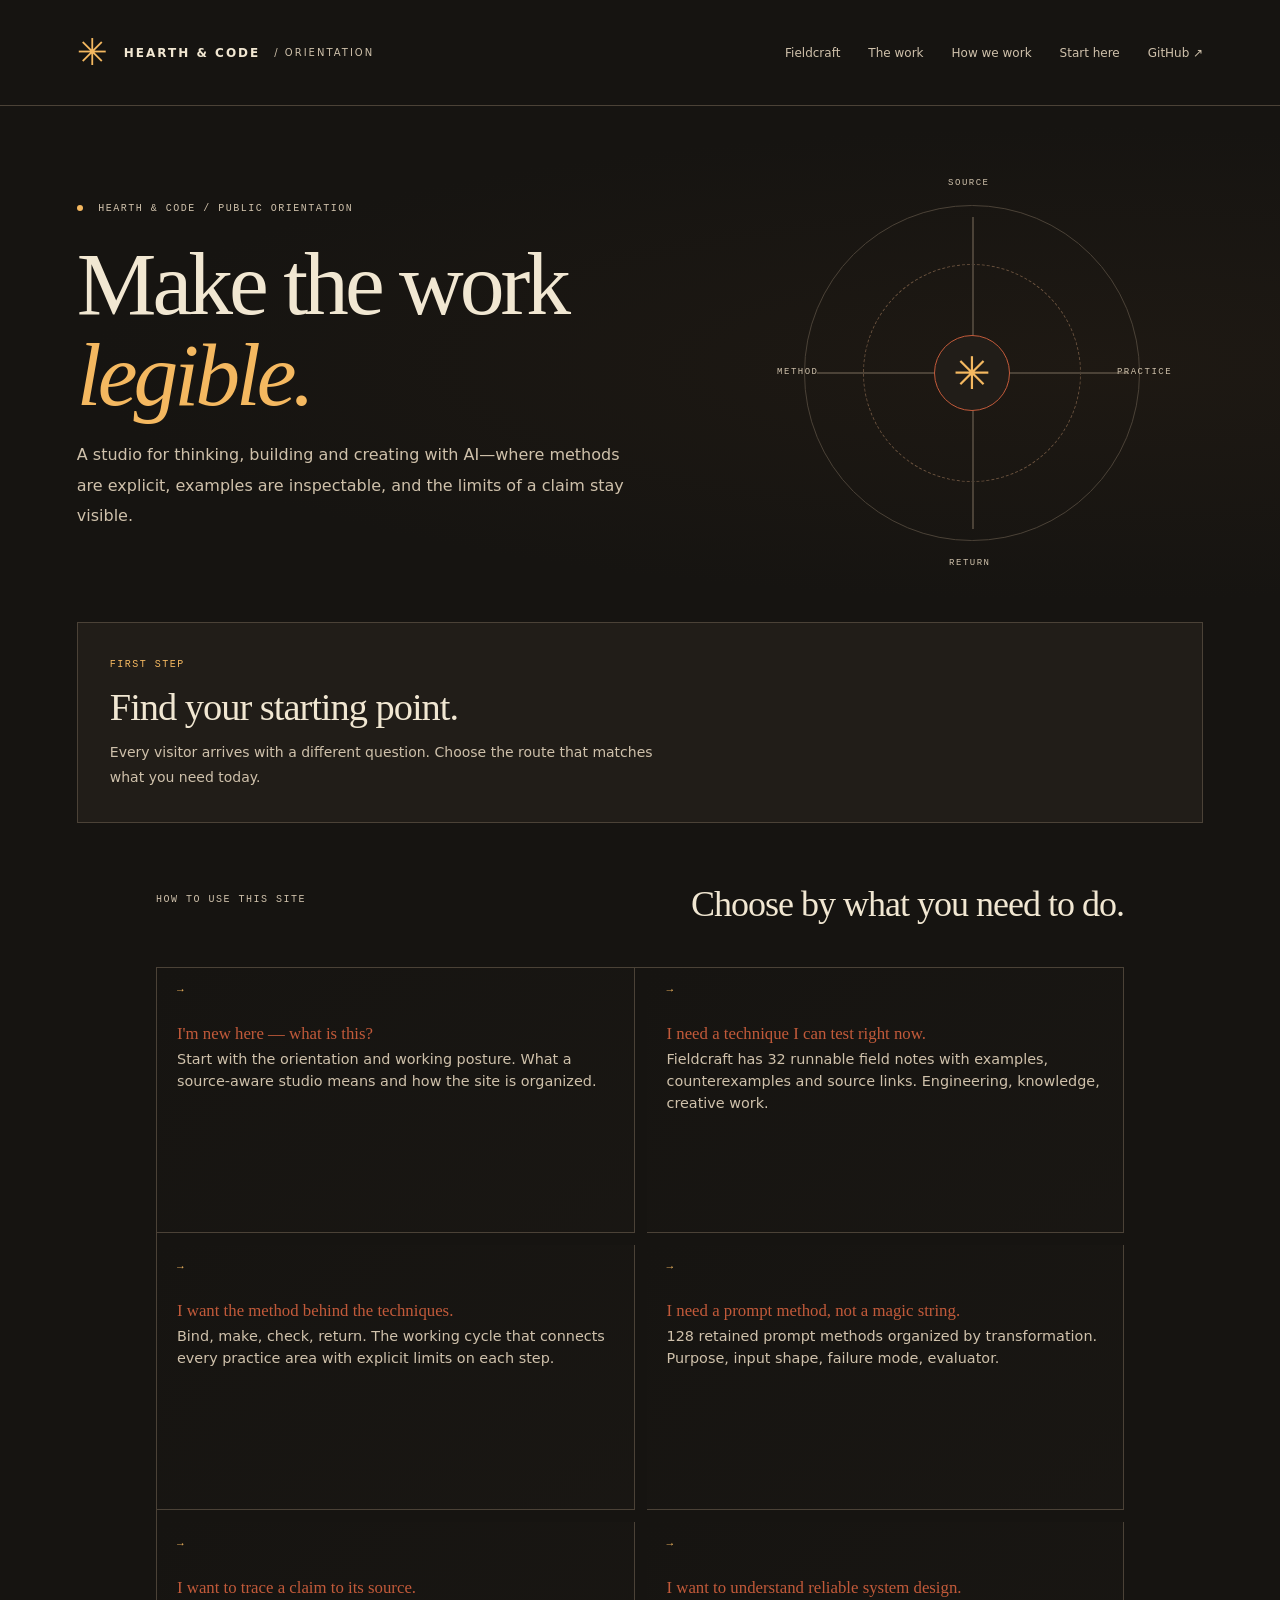
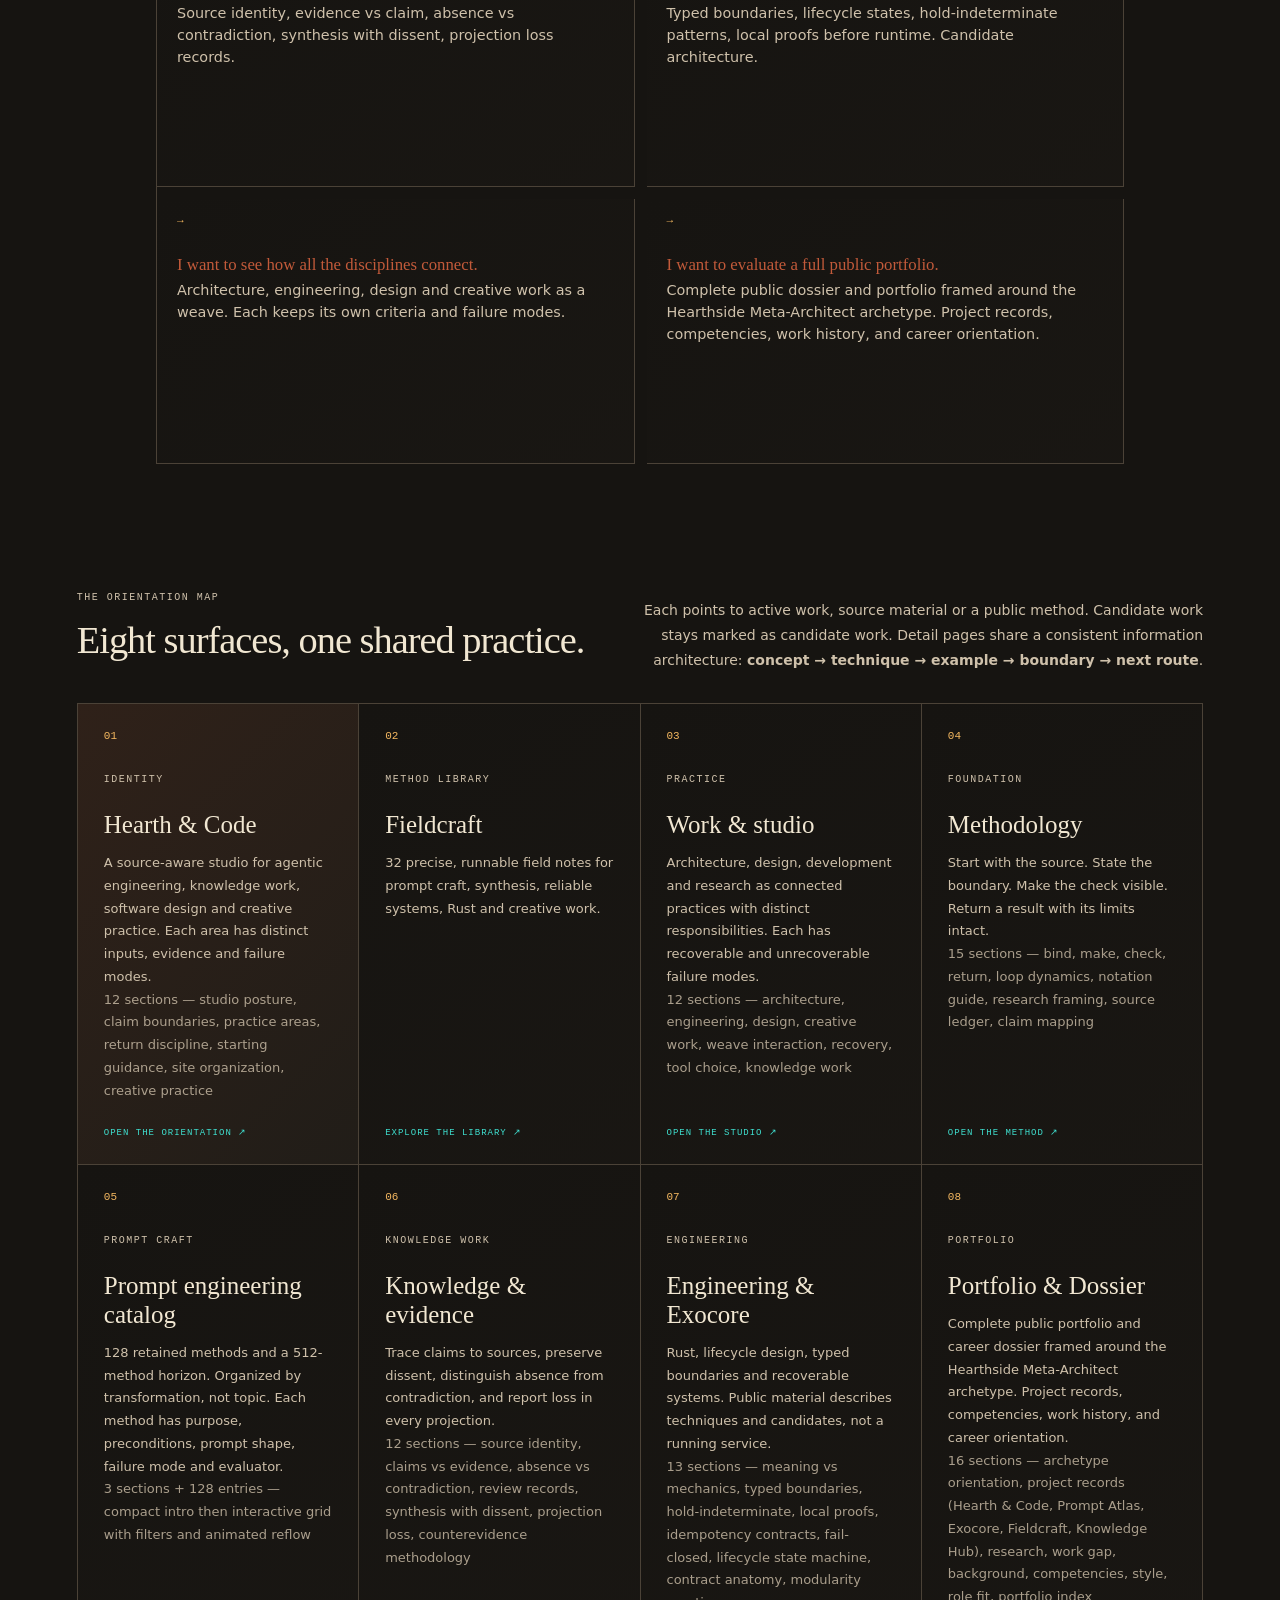
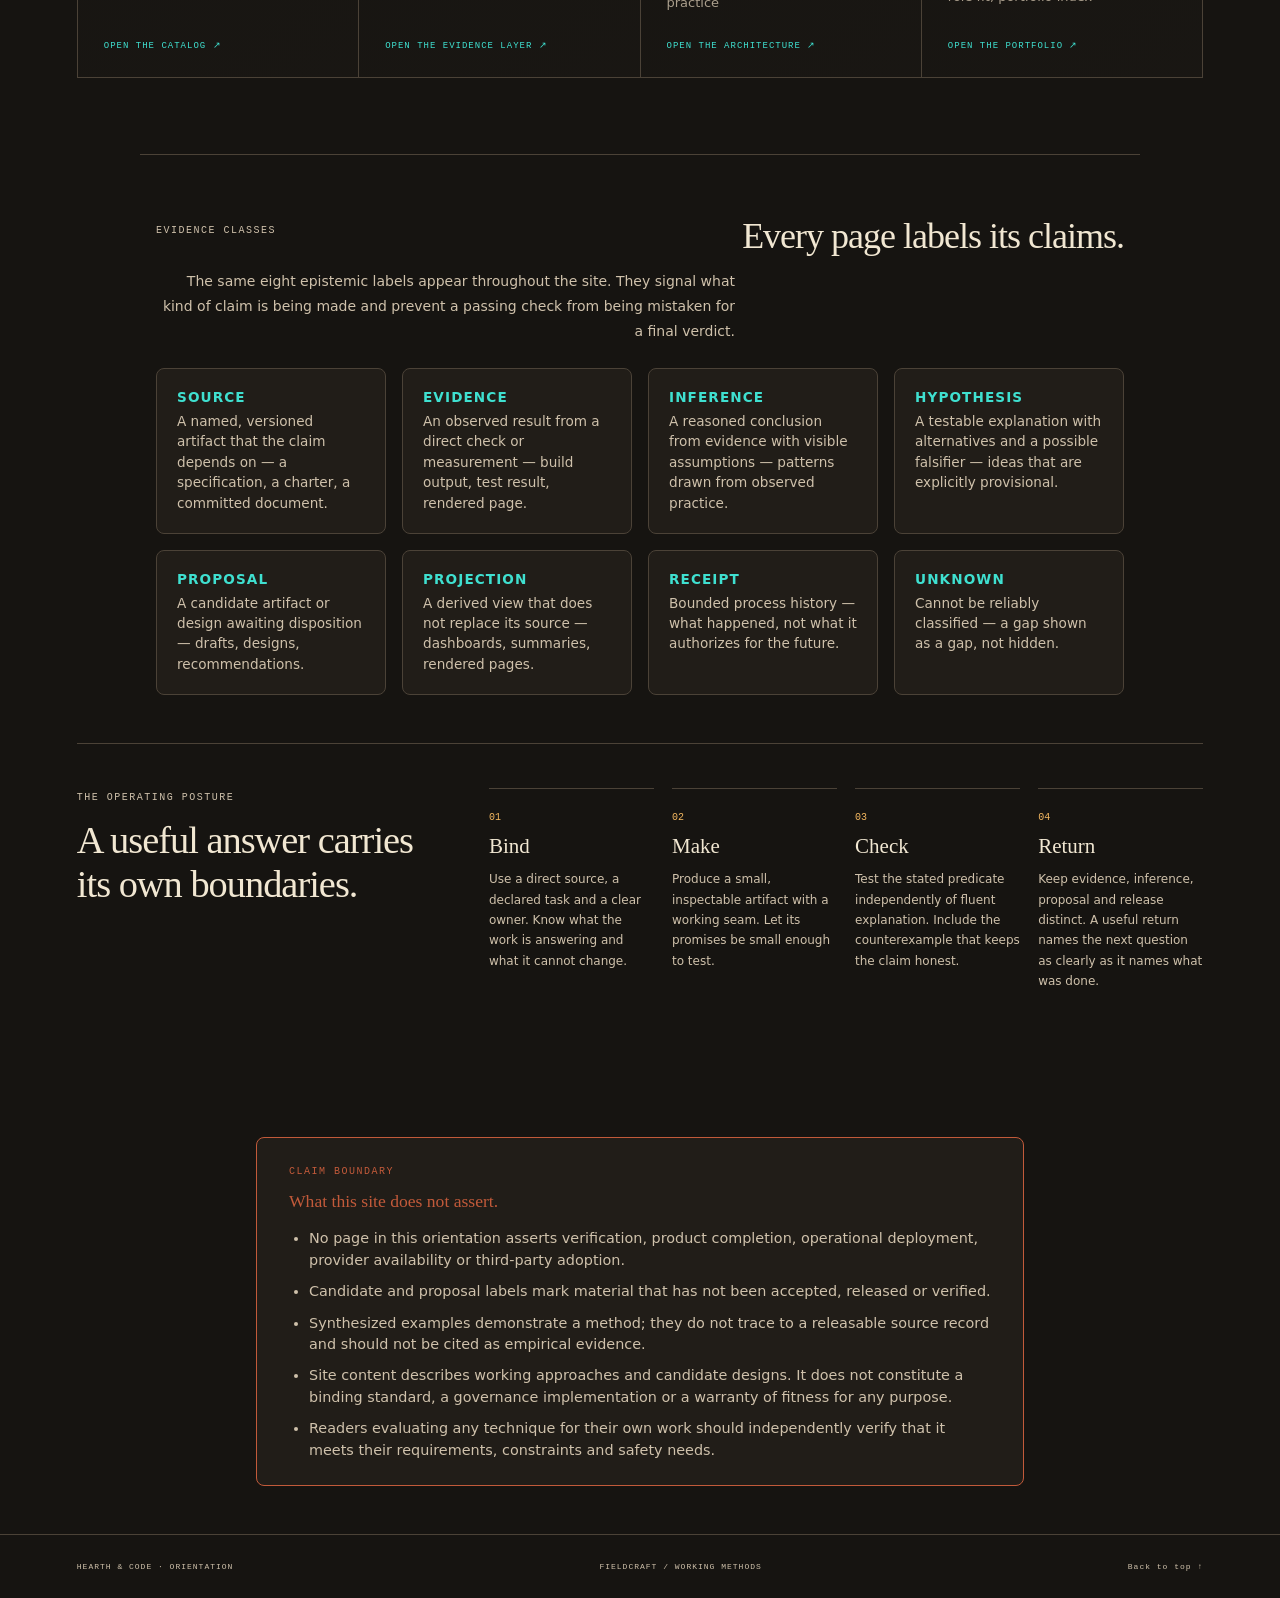
<file: web/root.html>
<!doctype html>
<html lang="en"><head><meta charset="utf-8"><meta name="viewport" content="width=device-width,initial-scale=1"><title>Hearth & Code · Orientation</title><meta name="description" content="Hearth & Code is a source-aware studio for practical work with AI: field notes, methods, engineering, evidence and carefully bounded operations."><link rel="stylesheet" href="style.css"><link rel="stylesheet" href="dashboard-extras.css"></head>
<body class="dashboard-page"><a class="skip" href="#main">Skip to content</a>
<header><a class="brand" href="./"><span class="mark">✳</span> HEARTH &amp; CODE <span class="brand-sub">/ ORIENTATION</span></a><nav aria-label="Main"><a href="fieldcraft.html">Fieldcraft</a><a href="#map">The work</a><a href="#practice">How we work</a><a href="#route">Start here</a><a href="https://github.com/hearthandcode/hearthandcode.github.io">GitHub ↗</a></nav></header>
<main id="main">
<section class="dashboard-intro"><div><p class="eyebrow"><span class="dot"></span> HEARTH &amp; CODE / PUBLIC ORIENTATION</p><h1>Make the work<br><em>legible.</em></h1><p class="dashboard-deck">A studio for thinking, building and creating with AI—where methods are explicit, examples are inspectable, and the limits of a claim stay visible.</p></div><div class="orientation-mark" aria-hidden="true"><div class="mark-ring ring-one"></div><div class="mark-ring ring-two"></div><div class="mark-axis axis-x"></div><div class="mark-axis axis-y"></div><div class="mark-core">✳</div><span class="orientation-label north">SOURCE</span><span class="orientation-label east">PRACTICE</span><span class="orientation-label south">RETURN</span><span class="orientation-label west">METHOD</span></div></section>

<section class="dashboard-start" aria-labelledby="start-heading"><div><p class="eyebrow">FIRST STEP</p><h2 id="start-heading">Find your starting point.</h2><p>Every visitor arrives with a different question. Choose the route that matches what you need today.</p></div></section>

<section id="route" class="dashboard-routes" aria-labelledby="route-heading">
<div class="section-head"><p class="eyebrow">HOW TO USE THIS SITE</p><h2 id="route-heading">Choose by what you need to do.</h2></div>
<div class="dashboard-grid">
<a class="orientation-card" href="hearth-code.html"><span class="card-number">→</span><h3>I'm new here — what is this?</h3><p>Start with the orientation and working posture. What a source-aware studio means and how the site is organized.</p></a>
<a class="orientation-card" href="fieldcraft.html"><span class="card-number">→</span><h3>I need a technique I can test right now.</h3><p>Fieldcraft has 32 runnable field notes with examples, counterexamples and source links. Engineering, knowledge, creative work.</p></a>
<a class="orientation-card" href="methodology.html"><span class="card-number">→</span><h3>I want the method behind the techniques.</h3><p>Bind, make, check, return. The working cycle that connects every practice area with explicit limits on each step.</p></a>
<a class="orientation-card" href="prompt-catalog.html"><span class="card-number">→</span><h3>I need a prompt method, not a magic string.</h3><p>128 retained prompt methods organized by transformation. Purpose, input shape, failure mode, evaluator.</p></a>
<a class="orientation-card" href="knowledge-evidence.html"><span class="card-number">→</span><h3>I want to trace a claim to its source.</h3><p>Source identity, evidence vs claim, absence vs contradiction, synthesis with dissent, projection loss records.</p></a>
<a class="orientation-card" href="engineering-exocore.html"><span class="card-number">→</span><h3>I want to understand reliable system design.</h3><p>Typed boundaries, lifecycle states, hold-indeterminate patterns, local proofs before runtime. Candidate architecture.</p></a>
<a class="orientation-card" href="work-studio.html"><span class="card-number">→</span><h3>I want to see how all the disciplines connect.</h3><p>Architecture, engineering, design and creative work as a weave. Each keeps its own criteria and failure modes.</p></a>
<a class="orientation-card" href="employment-operations.html"><span class="card-number">→</span><h3>I want to evaluate a full public portfolio.</h3><p>Complete public dossier and portfolio framed around the Hearthside Meta-Architect archetype. Project records, competencies, work history, and career orientation.</p></a>
</div>
</section>

<section id="map" class="dashboard-map" aria-labelledby="map-heading"><div class="section-head"><div><p class="eyebrow">THE ORIENTATION MAP</p><h2 id="map-heading">Eight surfaces, one shared practice.</h2></div><p class="map-note">Each points to active work, source material or a public method. Candidate work stays marked as candidate work. Detail pages share a consistent information architecture: <strong>concept → technique → example → boundary → next route</strong>.</p></div>
<div class="dashboard-grid">
<a class="orientation-card featured-card" href="hearth-code.html"><span class="card-number">01</span><p class="eyebrow">IDENTITY</p><h3>Hearth &amp; Code</h3><p>A source-aware studio for agentic engineering, knowledge work, software design and creative practice. Each area has distinct inputs, evidence and failure modes.</p><p class="card-detail">12 sections — studio posture, claim boundaries, practice areas, return discipline, starting guidance, site organization, creative practice</p><span class="card-link">OPEN THE ORIENTATION ↗</span></a>
<a class="orientation-card" href="fieldcraft.html"><span class="card-number">02</span><p class="eyebrow">METHOD LIBRARY</p><h3>Fieldcraft</h3><p>32 precise, runnable field notes for prompt craft, synthesis, reliable systems, Rust and creative work.</p><span class="card-link">EXPLORE THE LIBRARY ↗</span></a>
<a class="orientation-card" href="work-studio.html"><span class="card-number">03</span><p class="eyebrow">PRACTICE</p><h3>Work &amp; studio</h3><p>Architecture, design, development and research as connected practices with distinct responsibilities. Each has recoverable and unrecoverable failure modes.</p><p class="card-detail">12 sections — architecture, engineering, design, creative work, weave interaction, recovery, tool choice, knowledge work</p><span class="card-link">OPEN THE STUDIO ↗</span></a>
<a class="orientation-card" href="methodology.html"><span class="card-number">04</span><p class="eyebrow">FOUNDATION</p><h3>Methodology</h3><p>Start with the source. State the boundary. Make the check visible. Return a result with its limits intact.</p><p class="card-detail">15 sections — bind, make, check, return, loop dynamics, notation guide, research framing, source ledger, claim mapping</p><span class="card-link">OPEN THE METHOD ↗</span></a>
<a class="orientation-card" href="prompt-catalog.html"><span class="card-number">05</span><p class="eyebrow">PROMPT CRAFT</p><h3>Prompt engineering catalog</h3><p>128 retained methods and a 512-method horizon. Organized by transformation, not topic. Each method has purpose, preconditions, prompt shape, failure mode and evaluator.</p><p class="card-detail">3 sections + 128 entries — compact intro then interactive grid with filters and animated reflow</p><span class="card-link">OPEN THE CATALOG ↗</span></a>
<a class="orientation-card" href="knowledge-evidence.html"><span class="card-number">06</span><p class="eyebrow">KNOWLEDGE WORK</p><h3>Knowledge &amp; evidence</h3><p>Trace claims to sources, preserve dissent, distinguish absence from contradiction, and report loss in every projection.</p><p class="card-detail">12 sections — source identity, claims vs evidence, absence vs contradiction, review records, synthesis with dissent, projection loss, counterevidence methodology</p><span class="card-link">OPEN THE EVIDENCE LAYER ↗</span></a>
<a class="orientation-card" href="engineering-exocore.html"><span class="card-number">07</span><p class="eyebrow">ENGINEERING</p><h3>Engineering &amp; Exocore</h3><p>Rust, lifecycle design, typed boundaries and recoverable systems. Public material describes techniques and candidates, not a running service.</p><p class="card-detail">13 sections — meaning vs mechanics, typed boundaries, hold-indeterminate, local proofs, idempotency contracts, fail-closed, lifecycle state machine, contract anatomy, modularity practice</p><span class="card-link">OPEN THE ARCHITECTURE ↗</span></a>
<a class="orientation-card" href="employment-operations.html"><span class="card-number">08</span><p class="eyebrow">PORTFOLIO</p><h3>Portfolio &amp; Dossier</h3><p>Complete public portfolio and career dossier framed around the Hearthside Meta-Architect archetype. Project records, competencies, work history, and career orientation.</p><p class="card-detail">16 sections — archetype orientation, project records (Hearth & Code, Prompt Atlas, Exocore, Fieldcraft, Knowledge Hub), research, work gap, background, competencies, style, role fit, portfolio index</p><span class="card-link">OPEN THE PORTFOLIO ↗</span></a>
</div>
</section>

<section id="evidence-class" class="dashboard-evidence" aria-labelledby="evidence-heading">
<div class="section-head"><p class="eyebrow">EVIDENCE CLASSES</p><h2 id="evidence-heading">Every page labels its claims.</h2></div>
<p class="map-note">The same eight epistemic labels appear throughout the site. They signal what kind of claim is being made and prevent a passing check from being mistaken for a final verdict.</p>
<div class="evidence-class-grid">
<div class="evidence-class-card"><h3>SOURCE</h3><p>A named, versioned artifact that the claim depends on — a specification, a charter, a committed document.</p></div>
<div class="evidence-class-card"><h3>EVIDENCE</h3><p>An observed result from a direct check or measurement — build output, test result, rendered page.</p></div>
<div class="evidence-class-card"><h3>INFERENCE</h3><p>A reasoned conclusion from evidence with visible assumptions — patterns drawn from observed practice.</p></div>
<div class="evidence-class-card"><h3>HYPOTHESIS</h3><p>A testable explanation with alternatives and a possible falsifier — ideas that are explicitly provisional.</p></div>
<div class="evidence-class-card"><h3>PROPOSAL</h3><p>A candidate artifact or design awaiting disposition — drafts, designs, recommendations.</p></div>
<div class="evidence-class-card"><h3>PROJECTION</h3><p>A derived view that does not replace its source — dashboards, summaries, rendered pages.</p></div>
<div class="evidence-class-card"><h3>RECEIPT</h3><p>Bounded process history — what happened, not what it authorizes for the future.</p></div>
<div class="evidence-class-card"><h3>UNKNOWN</h3><p>Cannot be reliably classified — a gap shown as a gap, not hidden.</p></div>
</div>
</section>

<section id="practice" class="dashboard-practice" aria-labelledby="practice-heading"><div><p class="eyebrow">THE OPERATING POSTURE</p><h2 id="practice-heading">A useful answer carries its own boundaries.</h2></div>
<ol class="practice-steps"><li><span>01</span><strong>Bind</strong><p>Use a direct source, a declared task and a clear owner. Know what the work is answering and what it cannot change.</p></li><li><span>02</span><strong>Make</strong><p>Produce a small, inspectable artifact with a working seam. Let its promises be small enough to test.</p></li><li><span>03</span><strong>Check</strong><p>Test the stated predicate independently of fluent explanation. Include the counterexample that keeps the claim honest.</p></li><li><span>04</span><strong>Return</strong><p>Keep evidence, inference, proposal and release distinct. A useful return names the next question as clearly as it names what was done.</p></li></ol></section>

<section class="dashboard-limit" aria-labelledby="limit-heading">
<div class="limit-panel"><p class="eyebrow">CLAIM BOUNDARY</p><h2 id="limit-heading">What this site does not assert.</h2>
<ul><li>No page in this orientation asserts verification, product completion, operational deployment, provider availability or third-party adoption.</li>
<li>Candidate and proposal labels mark material that has not been accepted, released or verified.</li>
<li>Synthesized examples demonstrate a method; they do not trace to a releasable source record and should not be cited as empirical evidence.</li>
<li>Site content describes working approaches and candidate designs. It does not constitute a binding standard, a governance implementation or a warranty of fitness for any purpose.</li>
<li>Readers evaluating any technique for their own work should independently verify that it meets their requirements, constraints and safety needs.</li></ul></div>
</section>
</main>
<footer><span>HEARTH &amp; CODE · ORIENTATION</span><span>FIELDCRAFT / WORKING METHODS</span><a href="#main">Back to top ↑</a></footer></body></html>
</file>
<file: web/style.css>
:root{color-scheme:dark;--bg:#161411;--panel:#211d18;--ink:#f1e7d2;--text:#cfc1ab;--rule:#4b4237;--copper:#C25A3A;--gold:#F4B860;--violet:#b994ed;--cyan:#3FE0D0;font-family:system-ui,sans-serif;color:var(--ink);background:var(--bg);font-size:16px}*{box-sizing:border-box}html{scroll-behavior:smooth;scroll-padding-top:30px}body{margin:0}a{color:inherit;text-decoration:none}button,input,textarea{font:inherit}a,button{touch-action:manipulation}button{cursor:pointer}a:focus-visible,button:focus-visible,input:focus-visible,textarea:focus-visible{outline:2px solid var(--cyan);outline-offset:5px}header,main,footer{max-width:1440px;margin:auto}header{min-height:106px;display:flex;align-items:center;justify-content:space-between;padding:24px 6%;border-bottom:1px solid var(--rule);gap:25px}.brand{font-size:12px;font-weight:650;letter-spacing:2px;display:flex;align-items:center;gap:14px;white-space:nowrap}.mark{color:var(--gold);font-size:37px;font-weight:400}.brand-sub{font-weight:400;color:var(--text);font-size:10px}nav{display:flex;gap:28px;font-size:12px;color:var(--text)}nav a:hover,a:hover h3{color:var(--gold)}.hero{display:grid;grid-template-columns:1.12fr 1fr;align-items:center;padding:76px 6% 55px;gap:20px;background:radial-gradient(ellipse at 90% 35%,#2a201650,transparent 65%)}.eyebrow,.tag,.meta,.hero-foot,.rule-strip,.pill,.code-label,.code-bottom,.row-state,footer,.circuit-caption{font-family:ui-monospace,monospace;font-size:10px;letter-spacing:1.5px}.eyebrow{color:var(--text);line-height:1.9}.dot{display:inline-block;width:6px;height:6px;background:var(--gold);border-radius:50%;margin-right:8px}h1,h2,h3,p{margin-top:0}h1,h2{font-family:Georgia,serif;font-weight:400}h1{font-size:clamp(55px,6.6vw,94px);line-height:1.02;letter-spacing:-4px;margin:27px 0}em{color:var(--gold);font-weight:400}.hero p{font-size:16px;line-height:1.85;color:var(--text);margin-bottom:28px}.primary{background:var(--gold);border:1px solid var(--gold);color:var(--bg);font-weight:650;padding:14px 18px;border-radius:2px;font-size:12px}.primary:hover{background:#ffca7d}.link-button{display:inline-flex;gap:36px;align-items:center}.hero-foot{font-size:8px;letter-spacing:1px;margin-top:38px;color:var(--text)}.hero-foot i{font-style:normal;color:var(--copper);margin:0 8px}.circuit{min-width:0}.circuit svg{width:100%;height:auto}.circuit-caption{display:flex;justify-content:space-between;color:var(--text);padding:0 15%;font-size:8px;letter-spacing:1px}.circuit-caption span{color:var(--gold)}.rule-strip{margin:0 6%;padding:21px 0;border-top:1px solid var(--rule);border-bottom:1px solid var(--rule);display:flex;justify-content:space-between;gap:15px;font-size:9px}.muted{color:var(--text)}.feature{margin:55px 6% 70px;border:1px solid var(--rule);background:var(--panel);padding:28px 32px}.feature-heading{display:flex;justify-content:space-between;align-items:center;gap:16px;margin-bottom:27px}.pill{border:1px solid #62513d;border-radius:30px;padding:6px 10px;font-size:9px;letter-spacing:.4px;color:var(--gold)}.feature-grid{display:grid;grid-template-columns:1.12fr 1fr;gap:40px;align-items:center}.tag{color:var(--gold);font-size:9px}.feature h2{font-size:34px;line-height:1.16;letter-spacing:-1px;margin:15px 0}.feature h2 span{color:var(--gold);font-family:system-ui}.feature p{font-size:13px;color:var(--text);line-height:1.8;max-width:49ch}.meta{font-size:8px;letter-spacing:1px;color:var(--text);margin-top:22px}.meta b{padding:0 7px;color:var(--copper)}.code-preview{background:#161411;border:1px solid var(--rule);display:block}.code-label,.code-bottom{display:flex;justify-content:space-between;padding:17px 20px;color:var(--text);font-size:8px;letter-spacing:1px}.code-label{border-bottom:1px solid var(--rule)}pre{font:12px/1.9 ui-monospace,monospace;overflow:auto;padding:20px;margin:0;color:var(--text)}.violet{color:var(--violet)}.gold{color:var(--gold)}.cyan{color:var(--cyan)}.code-bottom{border-top:1px solid var(--rule);letter-spacing:0}.code-bottom span{color:var(--gold)}.library{padding:0 6% 70px}.section-head{display:flex;justify-content:space-between;align-items:center;gap:24px}.section-head h2{font-size:36px;letter-spacing:-1px;margin:12px 0}.search input{background:transparent;border:1px solid var(--rule);padding:13px 16px;border-radius:2px;color:var(--ink);font-size:12px;width:250px}.library-note{color:var(--text);font-size:12px;margin:12px 0 24px}.filters{display:flex;gap:9px;flex-wrap:wrap;margin-bottom:22px}.filters button,.demo-actions button:not(.primary){background:transparent;border:1px solid var(--rule);color:var(--text);padding:9px 13px;border-radius:2px;font-size:11px}.filters button.active{background:var(--panel);border-color:var(--gold);color:var(--gold)}.collection-row{display:flex;align-items:center;gap:25px;padding:24px 0;border-bottom:1px solid var(--rule)}.collection-row[hidden]{display:none}.collection-row:first-child{border-top:1px solid var(--rule)}.row-number{font:12px ui-monospace,monospace;color:var(--gold);min-width:32px}.collection-row h3{font-size:16px;font-weight:500;margin:0 0 7px}.collection-row p{font-size:12px;color:var(--text);margin:0;line-height:1.7}.row-state{margin-left:auto;white-space:nowrap;font-size:9px;letter-spacing:.5px;color:var(--text)}.available{color:var(--cyan)}.about{margin:0 6%;padding:55px 0 70px;border-top:1px solid var(--rule);display:grid;grid-template-columns:1fr 2fr;gap:40px}.about h2{font-size:40px;line-height:1.2;letter-spacing:-1px}.about p{max-width:65ch;font-size:14px;line-height:1.9;color:var(--text)}.about a{font-size:12px;color:var(--gold)}footer{padding:27px 6%;border-top:1px solid var(--rule);display:flex;justify-content:space-between;gap:20px;font-size:8px;color:var(--text);letter-spacing:1px}.skip{position:absolute;left:20px;top:-100px;background:var(--gold);color:var(--bg);padding:12px;z-index:3}.skip:focus{top:10px}.sr-only{position:absolute;width:1px;height:1px;overflow:hidden;clip:rect(0,0,0,0)}.article-layout{display:grid;grid-template-columns:190px minmax(0,780px);justify-content:center;gap:60px;padding:65px 6% 85px}.article-aside{font-size:12px;color:var(--text);line-height:2}.article-aside .eyebrow{margin-top:45px}.article-aside hr{border:0;border-top:1px solid var(--rule);margin:25px 0}.article-aside a:hover{color:var(--gold)}article{min-width:0}article h1{font-size:62px;letter-spacing:-2px;line-height:1.06;margin:20px 0}article .article-deck{font-family:Georgia,serif;font-size:24px;color:var(--gold);margin-bottom:40px}article p{color:var(--text);font-size:16px;line-height:1.9;margin-bottom:24px}article strong{color:var(--ink);font-weight:600}article h2{font-family:system-ui;font-size:20px;margin:45px 0 20px;font-weight:500}article pre{background:var(--panel);border:1px solid var(--rule);margin:24px 0;white-space:pre;font-size:12px}article code{font-family:ui-monospace,monospace;color:var(--ink);font-size:.85em}article pre code{font-size:inherit}.equation{background:var(--panel);border-left:2px solid var(--gold);padding:25px 12px;margin:25px 0;overflow-x:auto;font-size:21px}math{color:var(--gold)}.demo{border:1px solid var(--rule);margin:30px 0;background:var(--panel)}.demo-top{padding:22px;border-bottom:1px solid var(--rule)}.demo-top h3{font-family:Georgia,serif;font-weight:400;font-size:25px;margin:10px 0 0}.demo-grid{display:grid;grid-template-columns:1.15fr 1fr;gap:22px;padding:22px}.demo label{display:block;font-size:11px;margin:0 0 8px;color:var(--text)}.demo input,.demo textarea{width:100%;background:var(--bg);border:1px solid var(--rule);color:var(--ink);padding:12px;margin-bottom:16px;font:12px/1.7 ui-monospace,monospace;resize:vertical}.demo input{width:90px}.demo-actions{display:flex;flex-wrap:wrap;gap:8px}.demo-actions button{font-size:10px;padding:10px}.result{border-left:1px solid var(--rule);padding-left:20px;overflow-wrap:anywhere}.result h3{font-size:19px;margin:20px 0}.result p,.result li{font-size:12px;line-height:1.8}.result ul{padding-left:18px;color:var(--text)}.note{font-size:11px!important;color:var(--text)}.back{display:inline-block;color:var(--gold);font-size:13px;margin-top:30px}
@media(min-width:1441px){body{border-left:1px solid var(--rule);border-right:1px solid var(--rule);max-width:1440px;margin:auto}}@media(max-width:1000px){header{flex-wrap:wrap;min-height:90px}.hero{padding-top:50px}.hero h1{font-size:65px}.hero-foot{font-size:7px;letter-spacing:0}.feature-grid{gap:20px}.feature h2{font-size:28px}.code-preview pre{font-size:10px}.article-layout{grid-template-columns:140px minmax(0,1fr);gap:30px}article h1{font-size:49px}.demo-grid{grid-template-columns:1fr}.result{border-left:0;border-top:1px solid var(--rule);padding:20px 0 0}}
@media(max-width:680px){header{padding:18px 6%;gap:13px}.brand{font-size:10px;letter-spacing:1.2px;gap:8px}.brand-sub{font-size:8px}.mark{font-size:30px}nav{font-size:11px;gap:25px}.hero{grid-template-columns:1fr;padding:45px 6% 30px}.hero h1{font-size:65px;letter-spacing:-3px}.hero p{font-size:14px}.circuit{max-width:370px;margin:0 auto;width:100%}.hero-foot{font-size:8px;line-height:2}.rule-strip{flex-wrap:wrap;justify-content:flex-start;gap:15px;font-size:8px}.rule-strip .muted{display:none}.feature{margin-top:35px;margin-bottom:40px;padding:22px}.feature-grid{grid-template-columns:1fr}.feature-heading{align-items:flex-start;gap:10px}.feature-heading .eyebrow{font-size:8px}.feature-heading .pill{font-size:8px;white-space:nowrap}.feature h2{font-size:30px}.feature h2 br{display:none}.code-preview pre{font-size:10px;padding:18px}.section-head{align-items:stretch;flex-direction:column;gap:8px}.section-head h2{font-size:32px}.search input{width:100%}.collection-row{gap:12px;flex-wrap:wrap}.collection-row>div{flex:1;min-width:0}.collection-row h3{font-size:15px}.row-state{margin-left:44px;width:100%}.about{grid-template-columns:1fr;gap:25px;padding:35px 0 45px}.about h2{font-size:32px}footer{flex-direction:column;gap:15px;line-height:1.7}.article-layout{display:block;padding-top:25px}.article-aside{margin-bottom:35px}.article-aside .eyebrow{margin-top:20px}.article-aside hr,.article-aside>p:not(.eyebrow){display:none}article h1{font-size:43px;letter-spacing:-1.5px}article .article-deck{font-size:21px}article p{font-size:15px}.equation{font-size:17px}.demo-grid{padding:16px}.desktop{display:none}}
@media(prefers-reduced-motion:reduce){html{scroll-behavior:auto}}
.article-neighbors{border-top:1px solid var(--rule);padding-top:24px;margin-top:35px;display:flex;justify-content:space-between;gap:20px;font-size:12px;line-height:1.7}.article-neighbors a{max-width:48%;color:var(--gold)}#demo-result{white-space:pre-wrap;overflow-wrap:anywhere;padding:12px;margin:15px 0;font-size:11px;line-height:1.7}.demo textarea{tab-size:2}article a{color:var(--gold);text-decoration:underline;text-underline-offset:3px}.article-aside a,.article-neighbors a{text-decoration:none}@media(max-width:680px){.article-aside>p:not(.eyebrow){display:block;margin:8px 0}.article-aside{display:flex;flex-wrap:wrap;gap:10px 16px;align-items:center}.article-aside .eyebrow{width:100%;margin:10px 0 0}.article-aside>a{width:100%}.article-aside p{font-size:10px;line-height:1.5}.article-aside p br{display:none}}

.article-references{margin-top:30px;font-size:12px;line-height:1.8;color:var(--text);overflow-wrap:anywhere}.article-references h3{font-size:14px;font-weight:500}
article :not(pre)>code{overflow-wrap:anywhere}article pre code{overflow-wrap:normal}article li{line-height:1.8;color:var(--text)}

.formulation{border-left:2px solid var(--gold);background:var(--panel);padding:22px;margin:24px 0}.formulation p{margin:0;font-size:15px}.formulation code{color:var(--gold)}

.reading-time{display:block}@media(max-width:680px){.reading-time{display:inline}.reading-time::before{content:" · "}}

/* Hearth & Code orientation dashboard */
.dashboard-intro{display:grid;grid-template-columns:minmax(0,1fr) minmax(300px,.75fr);gap:48px;align-items:center;padding:72px 6% 54px;background:radial-gradient(ellipse at 85% 50%,#2a201665,transparent 65%)}.dashboard-intro h1{margin:20px 0;font-size:clamp(54px,7vw,96px)}.dashboard-deck{max-width:56ch;color:var(--text);line-height:1.9;font-size:16px}.orientation-mark{position:relative;width:min(100%,390px);aspect-ratio:1;margin:auto}.mark-ring,.mark-axis{position:absolute;inset:7%;border:1px solid var(--rule);border-radius:50%}.ring-two{inset:22%;border-style:dashed;border-color:#69513d}.mark-axis{inset:10% 50%;border-radius:0;border-width:0 1px}.axis-y{transform:rotate(90deg)}.mark-core{position:absolute;inset:calc(50% - 38px);display:grid;place-items:center;border:1px solid var(--copper);border-radius:50%;background:var(--panel);font-size:45px;color:var(--gold)}.orientation-label{position:absolute;font:9px ui-monospace,monospace;letter-spacing:1.5px;color:var(--text)}.north{top:0;left:calc(50% - 24px)}.east{right:-5px;top:calc(50% - 6px)}.south{bottom:0;left:calc(50% - 23px)}.west{left:0;top:calc(50% - 6px)}.dashboard-start{margin:0 6%;padding:32px;border:1px solid var(--rule);background:var(--panel);display:flex;justify-content:space-between;align-items:center;gap:30px}.dashboard-start h2,.dashboard-map h2,.dashboard-practice h2{font-size:clamp(29px,3vw,42px);letter-spacing:-1px;margin:11px 0}.dashboard-start p:not(.eyebrow),.map-note{max-width:65ch;color:var(--text);font-size:14px;line-height:1.8;margin:0}.dashboard-map{padding:76px 6%}.dashboard-map .section-head{align-items:end}.map-note{text-align:right}.dashboard-grid{display:grid;grid-template-columns:repeat(4,minmax(0,1fr));border-left:1px solid var(--rule);border-top:1px solid var(--rule);margin-top:30px}.orientation-card{min-height:265px;display:flex;flex-direction:column;position:relative;padding:26px;border-right:1px solid var(--rule);border-bottom:1px solid var(--rule);background:linear-gradient(145deg,transparent,#211d1848)}.orientation-card:hover{background:var(--panel)}.featured-card{background:linear-gradient(135deg,#2f2119,#211d18)}.card-number{font:11px ui-monospace,monospace;color:var(--gold);margin-bottom:28px}.orientation-card h3{font:400 25px/1.15 Georgia,serif;margin:12px 0}.orientation-card>p:not(.eyebrow){font-size:13px;line-height:1.75;color:var(--text);margin:0}.card-state,.card-link{margin-top:auto;padding-top:25px;font:9px ui-monospace,monospace;letter-spacing:1px;color:var(--text)}.card-link{color:var(--cyan)}.dashboard-practice{margin:0 6% 70px;padding:44px 0;border-top:1px solid var(--rule);display:grid;grid-template-columns:1fr 2fr;gap:55px}.practice-steps{list-style:none;padding:0;margin:0;display:grid;grid-template-columns:repeat(4,1fr);gap:18px}.practice-steps li{border-top:1px solid var(--rule);padding-top:16px}.practice-steps span{font:10px ui-monospace,monospace;color:var(--gold)}.practice-steps strong{display:block;font:400 21px Georgia,serif;margin:10px 0}.practice-steps p{font-size:12px;line-height:1.7;color:var(--text);margin:0}
@media(max-width:1000px){.dashboard-grid{grid-template-columns:repeat(2,minmax(0,1fr))}.dashboard-practice{grid-template-columns:1fr;gap:20px}}
@media(max-width:680px){.dashboard-intro{grid-template-columns:1fr;padding:46px 6% 34px;gap:15px}.dashboard-intro h1{font-size:62px}.orientation-mark{width:280px}.dashboard-start{margin-top:0;align-items:flex-start;flex-direction:column;padding:24px}.dashboard-map{padding:52px 6%}.dashboard-map .section-head{align-items:flex-start}.map-note{text-align:left}.dashboard-grid{grid-template-columns:1fr}.orientation-card{min-height:210px}.dashboard-practice{margin-bottom:45px}.practice-steps{grid-template-columns:repeat(2,1fr)}}

/* Long-form orientation surfaces */
.detail-hero{display:grid;grid-template-columns:minmax(0,1fr) minmax(260px,.62fr);align-items:center;gap:65px;padding:72px 12% 58px;background:radial-gradient(ellipse at 88% 45%,#2a20166b,transparent 64%)}.detail-hero h1{font-size:clamp(52px,6.5vw,88px);letter-spacing:-3px;margin:18px 0}.detail-deck{font:400 clamp(23px,2.7vw,34px)/1.28 Georgia,serif;color:var(--gold);margin:0 0 25px}.detail-summary{max-width:62ch;font-size:15px;line-height:1.9;color:var(--text);margin:0}.detail-visual{height:330px;position:relative;margin:0;border:1px solid var(--rule);background:linear-gradient(145deg,#211d18,#161411);overflow:hidden}.detail-visual::before,.detail-visual::after{content:"";position:absolute;inset:10%;border:1px solid #69513d}.detail-visual::after{inset:24%;border-style:dashed;border-radius:50%}.visual-node{position:absolute;width:16px;height:16px;border-radius:50%;border:2px solid var(--gold);background:var(--panel);z-index:2}.node-a{top:20%;left:22%}.node-b{top:25%;right:20%;border-color:var(--cyan)}.node-c{bottom:22%;left:29%;border-color:var(--copper)}.node-d{bottom:18%;right:28%;border-color:var(--violet)}.visual-line{position:absolute;height:1px;background:var(--rule);transform-origin:left center}.line-a{width:58%;left:25%;top:25%;transform:rotate(22deg)}.line-b{width:43%;left:32%;top:68%;transform:rotate(-33deg)}.line-c{width:46%;left:28%;top:48%;transform:rotate(90deg)}.detail-visual figcaption{position:absolute;left:22px;bottom:18px;font:9px ui-monospace,monospace;letter-spacing:1.5px;color:var(--text)}.visual-loop::before{border-radius:50%;border-color:var(--gold)}.visual-loop::after{border-radius:0;transform:rotate(45deg);border-color:var(--copper)}.visual-catalog{background:repeating-linear-gradient(90deg,#211d18 0 45px,#161411 46px 47px)}.visual-catalog::before{inset:15%;border-radius:0;background:repeating-linear-gradient(0deg,transparent 0 28px,#4b4237 29px 30px)}.visual-evidence::before{clip-path:polygon(10% 4%,90% 4%,100% 50%,90% 96%,10% 96%,0 50%);border-color:var(--cyan)}.visual-stack::before{inset:20% 14%;border-radius:0;box-shadow:0 42px 0 -1px var(--rule),0 84px 0 -1px var(--rule)}.visual-board::before{inset:13%;border-radius:0;background:linear-gradient(90deg,transparent 32%,#4b4237 32% 33%,transparent 33% 66%,#4b4237 66% 67%,transparent 67%)}.visual-weave::before{transform:rotate(45deg);border-color:var(--violet)}.detail-layout{display:grid;grid-template-columns:190px minmax(0,760px);justify-content:center;gap:64px;padding:45px 6% 85px}.detail-aside{font-size:12px;line-height:1.6;color:var(--text)}.detail-aside>a:first-child{color:var(--gold);display:block;margin-bottom:36px}.detail-aside .eyebrow{margin:0 0 12px}.detail-aside>a:not(:first-child){display:block;padding:8px 0;border-top:1px solid var(--rule)}.detail-aside>a:hover{color:var(--gold)}.detail-aside .fieldcraft-link{margin-top:28px;color:var(--cyan);border-top:1px solid var(--gold)}.detail-article{min-width:0}.detail-article section{padding:0 0 33px;margin:0 0 33px;border-bottom:1px solid var(--rule)}.detail-article h2{font:400 29px/1.2 Georgia,serif;letter-spacing:-.5px;margin:0 0 17px}.detail-article p{font-size:16px;line-height:1.95;color:var(--text);margin:0 0 17px}.detail-article .detail-limit{border:1px solid #69513d;background:var(--panel);padding:24px;margin-top:45px}.detail-article .detail-limit p:last-child{margin:10px 0 0;color:var(--ink)}
@media(max-width:1000px){.detail-hero{padding-left:6%;padding-right:6%;gap:35px}.detail-layout{grid-template-columns:150px minmax(0,1fr);gap:34px}}
@media(max-width:680px){.detail-hero{grid-template-columns:1fr;padding:46px 6% 30px}.detail-hero h1{font-size:55px}.detail-deck{font-size:25px}.detail-visual{height:220px}.detail-layout{display:block;padding-top:28px}.detail-aside{display:grid;grid-template-columns:1fr 1fr;gap:0 15px;margin-bottom:38px}.detail-aside>a:first-child,.detail-aside .eyebrow{grid-column:1/-1}.detail-aside>a:first-child{margin-bottom:20px}.detail-article h2{font-size:26px}.detail-article p{font-size:15px}.detail-article section{padding-bottom:25px;margin-bottom:25px}}
</file>
<file: web/dashboard-extras.css>
/* Hearth & Code dashboard depth expansion — S07 components */
/* Intent-based route cards */
.dashboard-routes{padding:3rem 1rem;max-width:1000px;margin:0 auto}
.dashboard-routes .dashboard-grid{gap:.75rem}
.dashboard-routes .orientation-card{padding:1rem 1.25rem;grid-column:span 2}
.dashboard-routes .orientation-card h3{margin:0;font-size:1.05rem;color:var(--copper)}
.dashboard-routes .orientation-card p{margin:.35rem 0 0;font-size:.9rem;color:var(--text);line-height:1.5}
.dashboard-routes .orientation-card .card-number{color:var(--gold);font-weight:700;margin-right:.5rem}
@media(max-width:680px){.dashboard-routes .orientation-card{grid-column:span 4}}

/* Evidence-class grid */
.dashboard-evidence{padding:3rem 1rem;max-width:1000px;margin:0 auto;border-top:1px solid var(--rule)}
.evidence-class-grid{display:grid;grid-template-columns:repeat(4,1fr);gap:1rem;margin-top:1.5rem}
.evidence-class-card{border:1px solid var(--rule);border-radius:8px;padding:1.25rem;background:var(--panel)}
.evidence-class-card h3{margin:0 0 .35rem;font-size:.85rem;text-transform:uppercase;letter-spacing:.08em;color:var(--cyan)}
.evidence-class-card p{margin:0;font-size:.85rem;color:var(--text);line-height:1.5}
@media(max-width:680px){.evidence-class-grid{grid-template-columns:repeat(2,1fr)}}

/* Dashboard claim-boundary panel */
.dashboard-limit{padding:2rem 1rem 3rem;max-width:800px;margin:0 auto}
.limit-panel{border:1px solid var(--copper);border-radius:8px;padding:1.5rem 2rem;background:var(--panel)}
.limit-panel .eyebrow{color:var(--copper)}
.limit-panel h2{margin:0 0 1rem;font-size:1.1rem;color:var(--copper)}
.limit-panel ul{margin:0;padding:0 0 0 1.25rem}
.limit-panel li{margin-bottom:.6rem;font-size:.9rem;color:var(--text);line-height:1.5}
.limit-panel li:last-child{margin-bottom:0}

/* Card detail text */
.card-detail{font-size:.78rem;color:var(--text);margin-top:.35rem;line-height:1.4;opacity:.8}
.orientation-card .card-detail{margin-top:.35rem}

/* Dashboard start heading */
.dashboard-start .eyebrow{color:var(--gold)}
</file>
